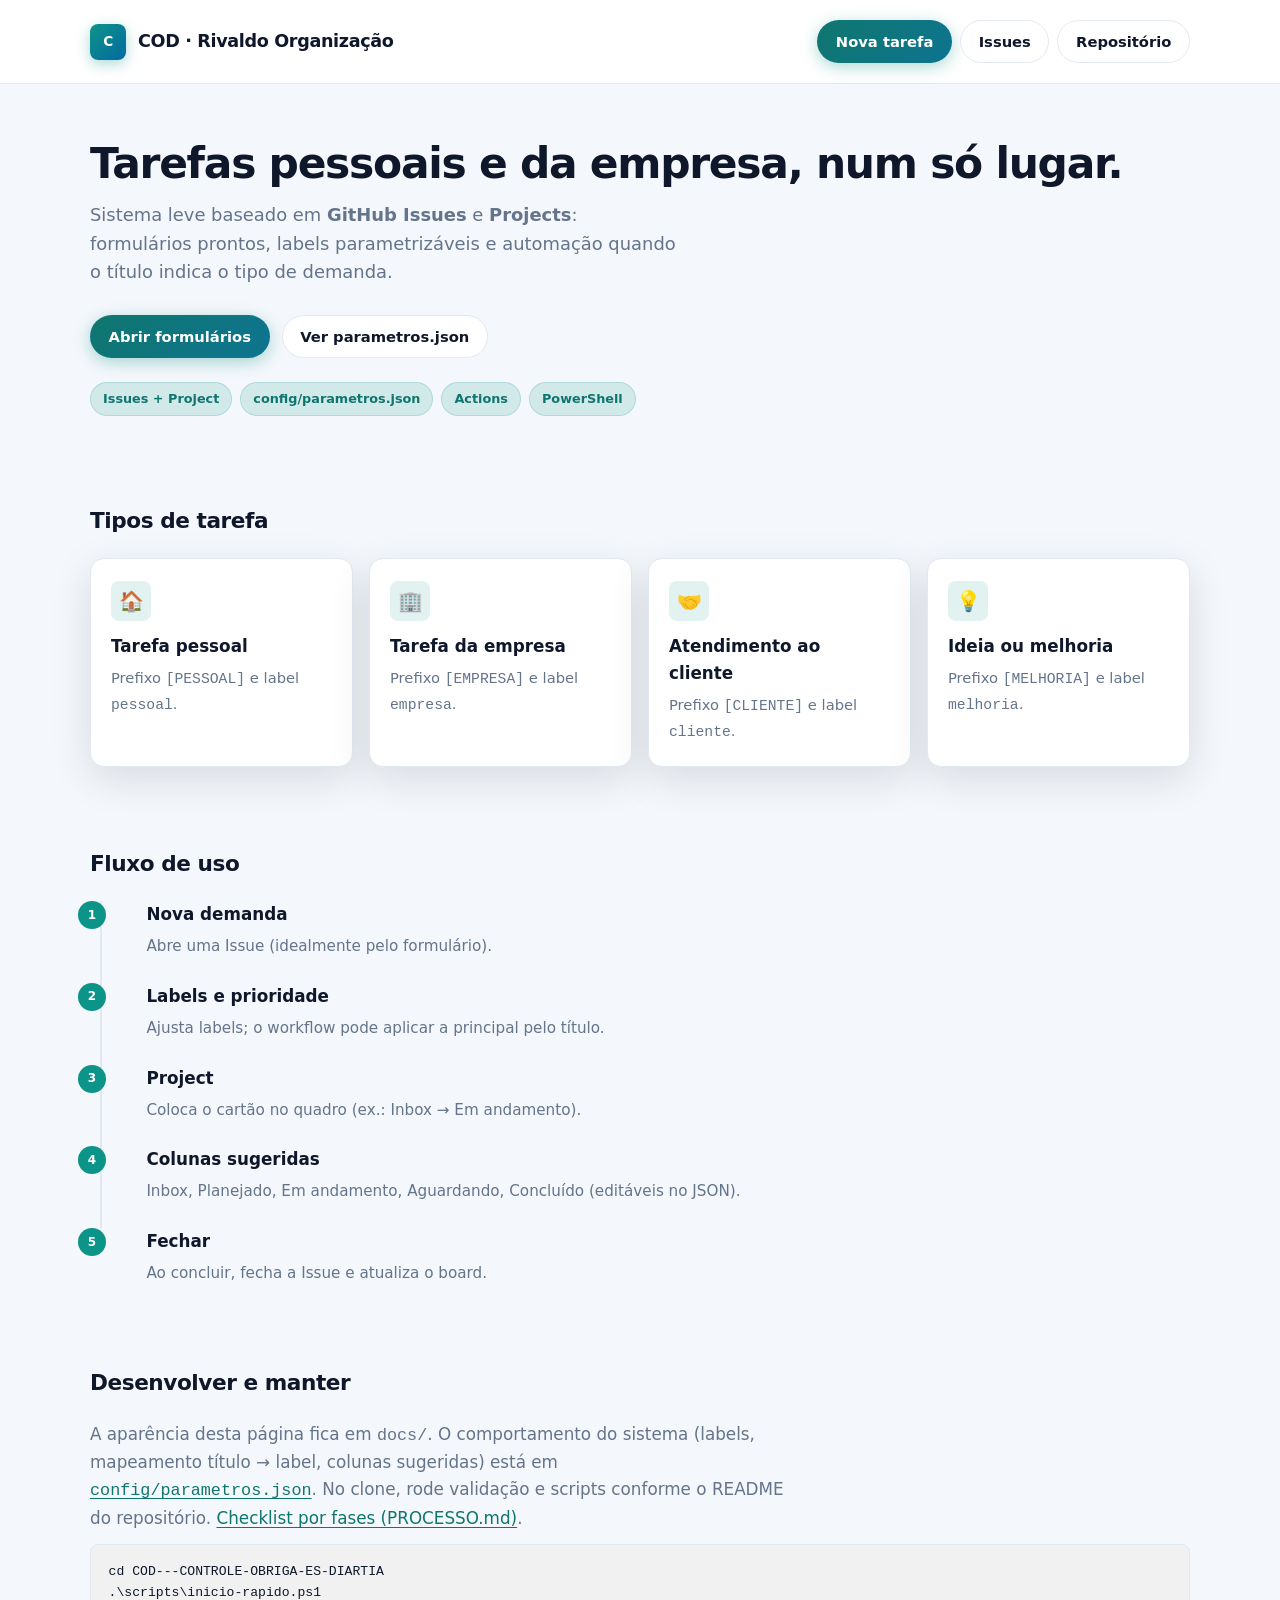
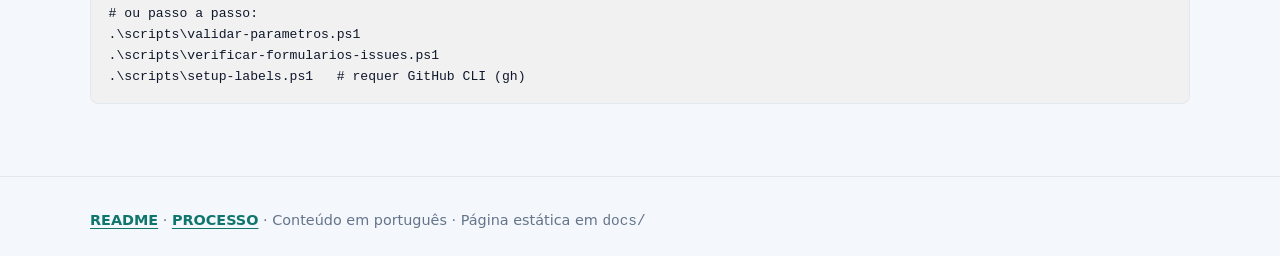
<file: index.html>
<!DOCTYPE html>
<html lang="pt-BR">
  <head>
    <meta charset="utf-8" />
    <meta name="viewport" content="width=device-width, initial-scale=1" />
    <meta
      name="description"
      content="Rivaldo Organização — gestão de tarefas com GitHub Issues e Projects."
    />
    <title>COD · Rivaldo Organização</title>
    <link rel="stylesheet" href="css/site.css" />
  </head>
  <body>
    <a class="skip" href="#conteudo">Ir ao conteúdo</a>

    <header class="site-header">
      <div class="wrap">
        <a class="brand" href="index.html">
          <span class="brand-mark" aria-hidden="true">C</span>
          <span>COD · Rivaldo Organização</span>
        </a>
        <nav class="nav-actions" aria-label="Atalhos">
          <a
            class="btn btn-primary"
            href="https://github.com/RivasCode-Ops/COD---CONTROLE-OBRIGA-ES-DIARTIA/issues/new/choose"
            >Nova tarefa</a
          >
          <a
            class="btn btn-ghost"
            href="https://github.com/RivasCode-Ops/COD---CONTROLE-OBRIGA-ES-DIARTIA/issues"
            >Issues</a
          >
          <a
            class="btn btn-ghost"
            href="https://github.com/RivasCode-Ops/COD---CONTROLE-OBRIGA-ES-DIARTIA"
            >Repositório</a
          >
        </nav>
      </div>
    </header>

    <main id="conteudo">
      <div class="hero">
        <div class="wrap">
          <h1>Tarefas pessoais e da empresa, num só lugar.</h1>
          <p class="lead">
            Sistema leve baseado em
            <strong>GitHub Issues</strong> e <strong>Projects</strong>: formulários
            prontos, labels parametrizáveis e automação quando o título indica o tipo
            de demanda.
          </p>
          <div class="hero-cta">
            <a
              class="btn btn-primary"
              href="https://github.com/RivasCode-Ops/COD---CONTROLE-OBRIGA-ES-DIARTIA/issues/new/choose"
              >Abrir formulários</a
            >
            <a
              class="btn btn-ghost"
              href="https://github.com/RivasCode-Ops/COD---CONTROLE-OBRIGA-ES-DIARTIA/blob/main/config/parametros.json"
              >Ver parametros.json</a
            >
          </div>
          <div class="pill-row" aria-label="Destaques">
            <span class="pill">Issues + Project</span>
            <span class="pill">config/parametros.json</span>
            <span class="pill">Actions</span>
            <span class="pill">PowerShell</span>
          </div>
        </div>
      </div>

      <section aria-labelledby="tipos">
        <div class="wrap">
          <h2 id="tipos">Tipos de tarefa</h2>
          <div class="grid-cards">
            <article class="card">
              <div class="card-icon" aria-hidden="true">🏠</div>
              <h3>Tarefa pessoal</h3>
              <p>Prefixo <code>[PESSOAL]</code> e label <code>pessoal</code>.</p>
            </article>
            <article class="card">
              <div class="card-icon" aria-hidden="true">🏢</div>
              <h3>Tarefa da empresa</h3>
              <p>Prefixo <code>[EMPRESA]</code> e label <code>empresa</code>.</p>
            </article>
            <article class="card">
              <div class="card-icon" aria-hidden="true">🤝</div>
              <h3>Atendimento ao cliente</h3>
              <p>Prefixo <code>[CLIENTE]</code> e label <code>cliente</code>.</p>
            </article>
            <article class="card">
              <div class="card-icon" aria-hidden="true">💡</div>
              <h3>Ideia ou melhoria</h3>
              <p>Prefixo <code>[MELHORIA]</code> e label <code>melhoria</code>.</p>
            </article>
          </div>
        </div>
      </section>

      <section aria-labelledby="fluxo">
        <div class="wrap">
          <h2 id="fluxo">Fluxo de uso</h2>
          <ol class="flow">
            <li>
              <strong>Nova demanda</strong>
              <span>Abre uma Issue (idealmente pelo formulário).</span>
            </li>
            <li>
              <strong>Labels e prioridade</strong>
              <span>Ajusta labels; o workflow pode aplicar a principal pelo título.</span>
            </li>
            <li>
              <strong>Project</strong>
              <span>Coloca o cartão no quadro (ex.: Inbox → Em andamento).</span>
            </li>
            <li>
              <strong>Colunas sugeridas</strong>
              <span>Inbox, Planejado, Em andamento, Aguardando, Concluído (editáveis no JSON).</span>
            </li>
            <li>
              <strong>Fechar</strong>
              <span>Ao concluir, fecha a Issue e atualiza o board.</span>
            </li>
          </ol>
        </div>
      </section>

      <section aria-labelledby="dev">
        <div class="wrap">
          <h2 id="dev">Desenvolver e manter</h2>
          <p style="margin: 0; color: var(--muted); max-width: 65ch">
            A aparência desta página fica em <code>docs/</code>. O comportamento do sistema
            (labels, mapeamento título → label, colunas sugeridas) está em
            <a
              href="https://github.com/RivasCode-Ops/COD---CONTROLE-OBRIGA-ES-DIARTIA/blob/main/config/parametros.json"
              ><code>config/parametros.json</code></a
            >. No clone, rode validação e scripts conforme o README do repositório.
            <a
              href="https://github.com/RivasCode-Ops/COD---CONTROLE-OBRIGA-ES-DIARTIA/blob/main/PROCESSO.md"
              >Checklist por fases (PROCESSO.md)</a
            >.
          </p>
          <pre class="code-block" tabindex="0"><code>cd COD---CONTROLE-OBRIGA-ES-DIARTIA
.\scripts\inicio-rapido.ps1
# ou passo a passo:
.\scripts\validar-parametros.ps1
.\scripts\verificar-formularios-issues.ps1
.\scripts\setup-labels.ps1   # requer GitHub CLI (gh)</code></pre>
        </div>
      </section>
    </main>

    <footer class="site-footer">
      <div class="wrap">
        <p style="margin: 0">
          <a href="https://github.com/RivasCode-Ops/COD---CONTROLE-OBRIGA-ES-DIARTIA/blob/main/README.md"
            >README</a
          >
          ·
          <a href="https://github.com/RivasCode-Ops/COD---CONTROLE-OBRIGA-ES-DIARTIA/blob/main/PROCESSO.md"
            >PROCESSO</a
          >
          · Conteúdo em português · Página estática em <code>docs/</code>
        </p>
      </div>
    </footer>
  </body>
</html>
</file>
<file: css/site.css>
/* COD — Rivaldo Organização */
:root {
  --font: "Segoe UI", system-ui, -apple-system, sans-serif;
  --font-mono: ui-monospace, "Cascadia Code", Consolas, monospace;
  --radius: 14px;
  --radius-sm: 8px;
  --shadow: 0 12px 40px rgba(15, 23, 42, 0.12);
  --accent: #0d9488;
  --accent-dim: #0f766e;
  --ink: #0f172a;
  --muted: #64748b;
  --line: #e2e8f0;
  --surface: #ffffff;
  --bg: #f4f7fb;
  --card-border: rgba(13, 148, 136, 0.18);
}

@media (prefers-color-scheme: dark) {
  :root {
    --ink: #f1f5f9;
    --muted: #94a3b8;
    --line: #334155;
    --surface: #1e293b;
    --bg: #0f172a;
    --shadow: 0 12px 48px rgba(0, 0, 0, 0.45);
    --card-border: rgba(45, 212, 191, 0.22);
    --accent: #2dd4bf;
    --accent-dim: #5eead4;
  }
}

*,
*::before,
*::after {
  box-sizing: border-box;
}

html {
  scroll-behavior: smooth;
}

body {
  margin: 0;
  font-family: var(--font);
  font-size: 1.05rem;
  line-height: 1.6;
  color: var(--ink);
  background: var(--bg);
  min-height: 100vh;
}

a {
  color: var(--accent-dim);
  text-decoration-thickness: 1px;
  text-underline-offset: 3px;
}

a:hover {
  color: var(--accent);
}

.skip {
  position: absolute;
  left: -9999px;
  top: auto;
}

.skip:focus {
  left: 1rem;
  top: 1rem;
  z-index: 100;
  padding: 0.5rem 1rem;
  background: var(--accent);
  color: #fff;
  border-radius: var(--radius-sm);
}

.wrap {
  width: min(1100px, 100% - 2.5rem);
  margin-inline: auto;
}

/* Header */
.site-header {
  padding: 1.25rem 0;
  border-bottom: 1px solid var(--line);
  background: color-mix(in srgb, var(--surface) 92%, transparent);
  backdrop-filter: blur(10px);
  position: sticky;
  top: 0;
  z-index: 50;
}

.brand {
  display: flex;
  align-items: center;
  gap: 0.75rem;
  font-weight: 700;
  font-size: 1.1rem;
  letter-spacing: -0.02em;
  color: var(--ink);
  text-decoration: none;
}

.brand:hover {
  color: var(--accent-dim);
}

.brand-mark {
  width: 2.25rem;
  height: 2.25rem;
  border-radius: var(--radius-sm);
  background: linear-gradient(135deg, var(--accent), #0369a1);
  display: grid;
  place-items: center;
  color: #fff;
  font-size: 0.85rem;
  font-weight: 800;
  box-shadow: 0 4px 14px rgba(13, 148, 136, 0.35);
}

.nav-actions {
  display: flex;
  flex-wrap: wrap;
  gap: 0.5rem;
  margin-top: 1rem;
}

@media (min-width: 720px) {
  .site-header .wrap {
    display: flex;
    align-items: center;
    justify-content: space-between;
  }

  .nav-actions {
    margin-top: 0;
  }
}

.btn {
  display: inline-flex;
  align-items: center;
  justify-content: center;
  gap: 0.4rem;
  padding: 0.55rem 1.1rem;
  border-radius: 999px;
  font-weight: 600;
  font-size: 0.92rem;
  border: 1px solid transparent;
  cursor: pointer;
  text-decoration: none;
  transition: transform 0.15s ease, box-shadow 0.15s ease, background 0.15s;
}

.btn:focus-visible {
  outline: 2px solid var(--accent);
  outline-offset: 2px;
}

.btn-primary {
  background: linear-gradient(135deg, var(--accent-dim), #0e7490);
  color: #fff;
  border-color: transparent;
  box-shadow: 0 4px 16px rgba(13, 148, 136, 0.35);
}

.btn-primary:hover {
  color: #fff;
  transform: translateY(-1px);
  box-shadow: 0 6px 22px rgba(13, 148, 136, 0.45);
}

.btn-ghost {
  background: var(--surface);
  color: var(--ink);
  border-color: var(--line);
}

.btn-ghost:hover {
  border-color: var(--accent);
  color: var(--accent-dim);
}

/* Hero */
.hero {
  padding: 3.5rem 0 3rem;
}

.hero h1 {
  margin: 0 0 0.75rem;
  font-size: clamp(1.85rem, 4vw, 2.65rem);
  line-height: 1.15;
  letter-spacing: -0.03em;
}

.lead {
  margin: 0;
  max-width: 52ch;
  color: var(--muted);
  font-size: 1.12rem;
}

.hero-cta {
  display: flex;
  flex-wrap: wrap;
  gap: 0.75rem;
  margin-top: 1.75rem;
}

.pill-row {
  display: flex;
  flex-wrap: wrap;
  gap: 0.5rem;
  margin-top: 1.5rem;
}

.pill {
  font-size: 0.8rem;
  font-weight: 600;
  padding: 0.35rem 0.75rem;
  border-radius: 999px;
  background: color-mix(in srgb, var(--accent) 14%, transparent);
  color: var(--accent-dim);
  border: 1px solid var(--card-border);
}

@media (prefers-color-scheme: dark) {
  .pill {
    color: var(--accent);
  }
}

/* Sections */
section {
  padding: 2.5rem 0;
}

section h2 {
  margin: 0 0 1.25rem;
  font-size: 1.35rem;
  letter-spacing: -0.02em;
}

.grid-cards {
  display: grid;
  gap: 1rem;
  grid-template-columns: repeat(auto-fill, minmax(240px, 1fr));
}

.card {
  background: var(--surface);
  border: 1px solid var(--line);
  border-radius: var(--radius);
  padding: 1.35rem 1.25rem;
  box-shadow: var(--shadow);
  transition: border-color 0.2s, transform 0.2s;
}

.card:hover {
  border-color: var(--card-border);
  transform: translateY(-2px);
}

.card-icon {
  width: 2.5rem;
  height: 2.5rem;
  border-radius: var(--radius-sm);
  display: grid;
  place-items: center;
  font-size: 1.25rem;
  margin-bottom: 0.75rem;
  background: color-mix(in srgb, var(--accent) 12%, var(--surface));
}

.card h3 {
  margin: 0 0 0.4rem;
  font-size: 1.05rem;
}

.card p {
  margin: 0;
  font-size: 0.92rem;
  color: var(--muted);
}

/* Timeline */
.flow {
  list-style: none;
  margin: 0;
  padding: 0;
  counter-reset: step;
}

.flow li {
  position: relative;
  padding: 0 0 1.5rem 2.75rem;
  border-left: 2px solid var(--line);
  margin-left: 0.65rem;
}

.flow li:last-child {
  border-left-color: transparent;
  padding-bottom: 0;
}

.flow li::before {
  counter-increment: step;
  content: counter(step);
  position: absolute;
  left: -0.65rem;
  transform: translateX(-50%);
  width: 1.75rem;
  height: 1.75rem;
  border-radius: 50%;
  background: var(--accent);
  color: #fff;
  font-size: 0.75rem;
  font-weight: 800;
  display: grid;
  place-items: center;
  top: 0;
}

.flow strong {
  display: block;
  margin-bottom: 0.25rem;
}

.flow span {
  color: var(--muted);
  font-size: 0.95rem;
}

/* Dev / tech */
.code-block {
  font-family: var(--font-mono);
  font-size: 0.82rem;
  background: color-mix(in srgb, var(--ink) 6%, var(--surface));
  border: 1px solid var(--line);
  border-radius: var(--radius-sm);
  padding: 1rem 1.1rem;
  overflow-x: auto;
  margin: 0.75rem 0 0;
}

/* Footer */
.site-footer {
  margin-top: 2rem;
  padding: 2rem 0;
  border-top: 1px solid var(--line);
  font-size: 0.9rem;
  color: var(--muted);
}

.site-footer a {
  font-weight: 600;
}
</file>
